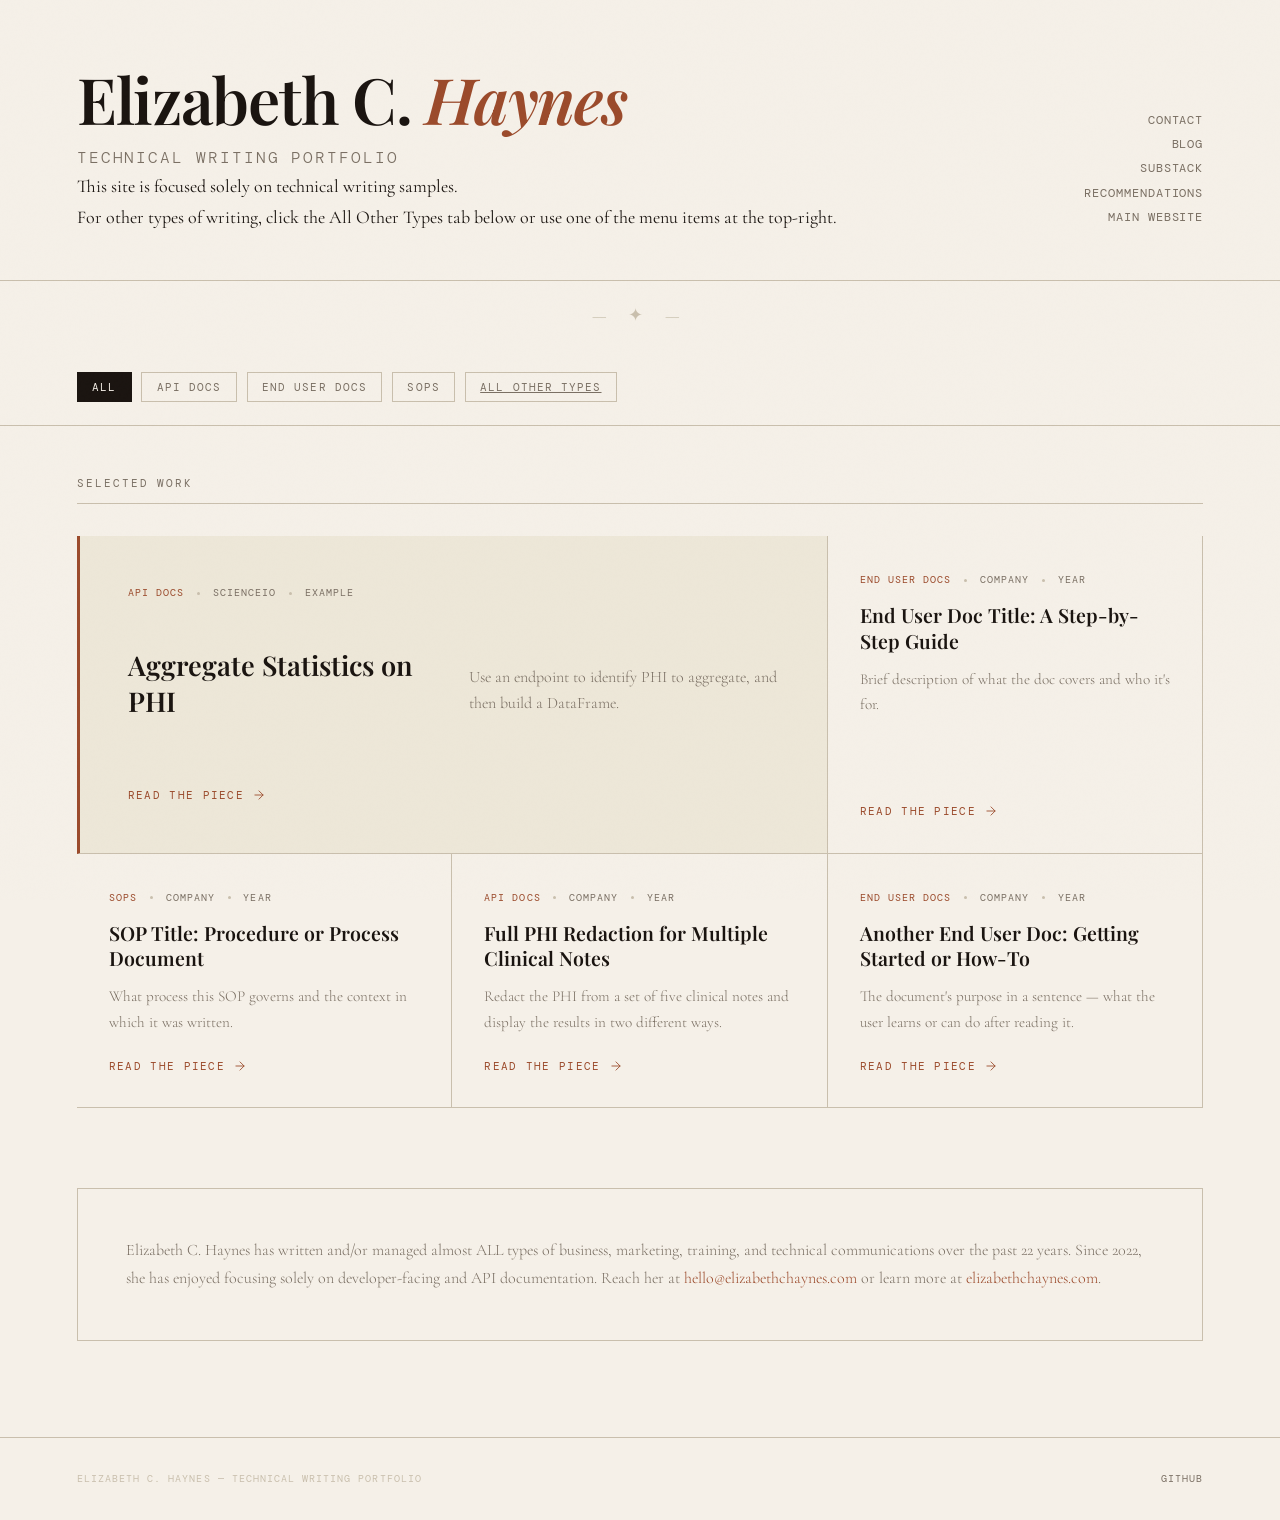
<file: index.html>
<!DOCTYPE html>
<html lang="en">
<head>
  <meta charset="UTF-8" />
  <meta name="viewport" content="width=device-width, initial-scale=1.0" />
  <title>Elizabeth C. Haynes — Writing</title>
  <link rel="preconnect" href="https://fonts.googleapis.com" />
  <link rel="preconnect" href="https://fonts.gstatic.com" crossorigin />
  <link href="https://fonts.googleapis.com/css2?family=Playfair+Display:ital,wght@0,400;0,600;1,400;1,600&family=Cormorant+Garamond:ital,wght@0,300;0,400;1,300;1,400&family=DM+Mono:wght@300;400&display=swap" rel="stylesheet" />
  <link rel="stylesheet" href="css/styles.css" />
</head>
<body>

<header>
  <div class="header-left">
    <h1>Elizabeth C. <em>Haynes</em></h1>
    <p class="tagline">Technical Writing Portfolio</p>
    <p>This site is focused solely on technical writing samples. <br> For other types of writing, click the All Other Types tab below or use one of the menu items at the top-right.</p>
  </div>
  <div class="header-right">
    <a href="mailto:hello@elizabethchaynes.com">Contact</a>
    <a href="https://elizabethchaynes.com/blog/">Blog</a>
    <a href="https://elizabethchaynes.substack.com">Substack</a>
    <a href="https://elizabethchaynes.com/testimonials/">Recommendations</a>
    <a href="https://elizabethchaynes.com">Main Website</a>



  </div>
</header>

<div class="ornament">— ✦ —</div>

<div class="filter-bar">
  <button class="filter-btn active" data-filter="all">All</button>
  <button class="filter-btn" data-filter="api-docs">API Docs</button>
  <button class="filter-btn" data-filter="end-user-docs">End User Docs</button>
  <button class="filter-btn" data-filter="sops">SOPs</button>
  <a class="filter-btn" href="https://elizabethchaynes.com/samples/" target="_blank" rel="noopener">All Other Types</a>
</div>

<main>
  <p class="section-label">Selected Work</p>

  <div class="articles-grid" id="grid">

    <!-- Featured piece -->
    <article class="article-card featured" data-category="api-docs">
      <div class="card-meta">
        <span class="card-tag">API Docs</span>
        <span class="dot"></span>
        <span>ScienceIO</span>
        <span class="dot"></span>
        <span>Example</span>
      </div>
      <h2 class="card-title">Aggregate Statistics on PHI</h2>
      <p class="card-excerpt">Use an endpoint to identify PHI to aggregate, and then build a DataFrame.

</p>
      <a class="card-link" href="api-docs/example1.html">
        Read the piece
        <svg viewBox="0 0 24 24"><line x1="5" y1="12" x2="19" y2="12"/><polyline points="12 5 19 12 12 19"/></svg>
      </a>
    </article>

    <!-- Regular cards -->
    <article class="article-card" data-category="end-user-docs">
      <div class="card-meta">
        <span class="card-tag">End User Docs</span>
        <span class="dot"></span>
        <span>Company</span>
        <span class="dot"></span>
        <span>Year</span>
      </div>
      <h2 class="card-title">End User Doc Title: A Step-by-Step Guide</h2>
      <p class="card-excerpt">Brief description of what the doc covers and who it's for.</p>
      <a class="card-link" href="end-user-docs/example1.html">
        Read the piece
        <svg viewBox="0 0 24 24"><line x1="5" y1="12" x2="19" y2="12"/><polyline points="12 5 19 12 12 19"/></svg>
      </a>
    </article>

    <article class="article-card" data-category="sops">
      <div class="card-meta">
        <span class="card-tag">SOPs</span>
        <span class="dot"></span>
        <span>Company</span>
        <span class="dot"></span>
        <span>Year</span>
      </div>
      <h2 class="card-title">SOP Title: Procedure or Process Document</h2>
      <p class="card-excerpt">What process this SOP governs and the context in which it was written.</p>
      <a class="card-link" href="sops/example1.html">
        Read the piece
        <svg viewBox="0 0 24 24"><line x1="5" y1="12" x2="19" y2="12"/><polyline points="12 5 19 12 12 19"/></svg>
      </a>
    </article>

    <article class="article-card" data-category="api-docs">
      <div class="card-meta">
        <span class="card-tag">API Docs</span>
        <span class="dot"></span>
        <span>Company</span>
        <span class="dot"></span>
        <span>Year</span>
      </div>
      <h2 class="card-title">Full PHI Redaction for Multiple Clinical Notes</h2>
      <p class="card-excerpt">Redact the PHI from a set of five clinical notes and display the results in two different ways.</p>
      <a class="card-link" href="api-docs/example2.html">
        Read the piece
        <svg viewBox="0 0 24 24"><line x1="5" y1="12" x2="19" y2="12"/><polyline points="12 5 19 12 12 19"/></svg>
      </a>
    </article>

    <article class="article-card" data-category="end-user-docs">
      <div class="card-meta">
        <span class="card-tag">End User Docs</span>
        <span class="dot"></span>
        <span>Company</span>
        <span class="dot"></span>
        <span>Year</span>
      </div>
      <h2 class="card-title">Another End User Doc: Getting Started or How-To</h2>
      <p class="card-excerpt">The document's purpose in a sentence — what the user learns or can do after reading it.</p>
      <a class="card-link" href="end-user-docs/example1.html">
        Read the piece
        <svg viewBox="0 0 24 24"><line x1="5" y1="12" x2="19" y2="12"/><polyline points="12 5 19 12 12 19"/></svg>
      </a>
    </article>

  </div>

  <!-- About -->
  <div class="about-strip">
    <div class="about-text">
      <p>Elizabeth C. Haynes has written and/or managed almost ALL types of business, marketing, training, and technical communications over the past 22 years. Since 2022, she has enjoyed focusing solely on developer-facing and API documentation. Reach her at <a href="mailto:hello@elizabethchaynes.com">hello@elizabethchaynes.com</a> or learn more at <a href="https://www.elizabethchaynes.com" target="_blank" rel="noopener noreferrer">elizabethchaynes.com</a>.</p>
    </div>
  </div>
</main>

<footer>
  <p>Elizabeth C. Haynes &mdash; Technical Writing Portfolio</p>
  <p>
    <a href="https://github.com/elizabethchaynes/Portfolio" target="_blank" rel="noopener">GitHub</a>
  </p>
</footer>

<script>
  const buttons = document.querySelectorAll('.filter-btn[data-filter]');
  const cards   = document.querySelectorAll('.article-card');

  buttons.forEach(btn => {
    btn.addEventListener('click', () => {
      buttons.forEach(b => b.classList.remove('active'));
      btn.classList.add('active');

      const filter = btn.dataset.filter;
      cards.forEach(card => {
        if (filter === 'all' || card.dataset.category === filter) {
          card.classList.remove('hidden');
        } else {
          card.classList.add('hidden');
        }
      });
    });
  });
</script>
</body>
</html>
</file>
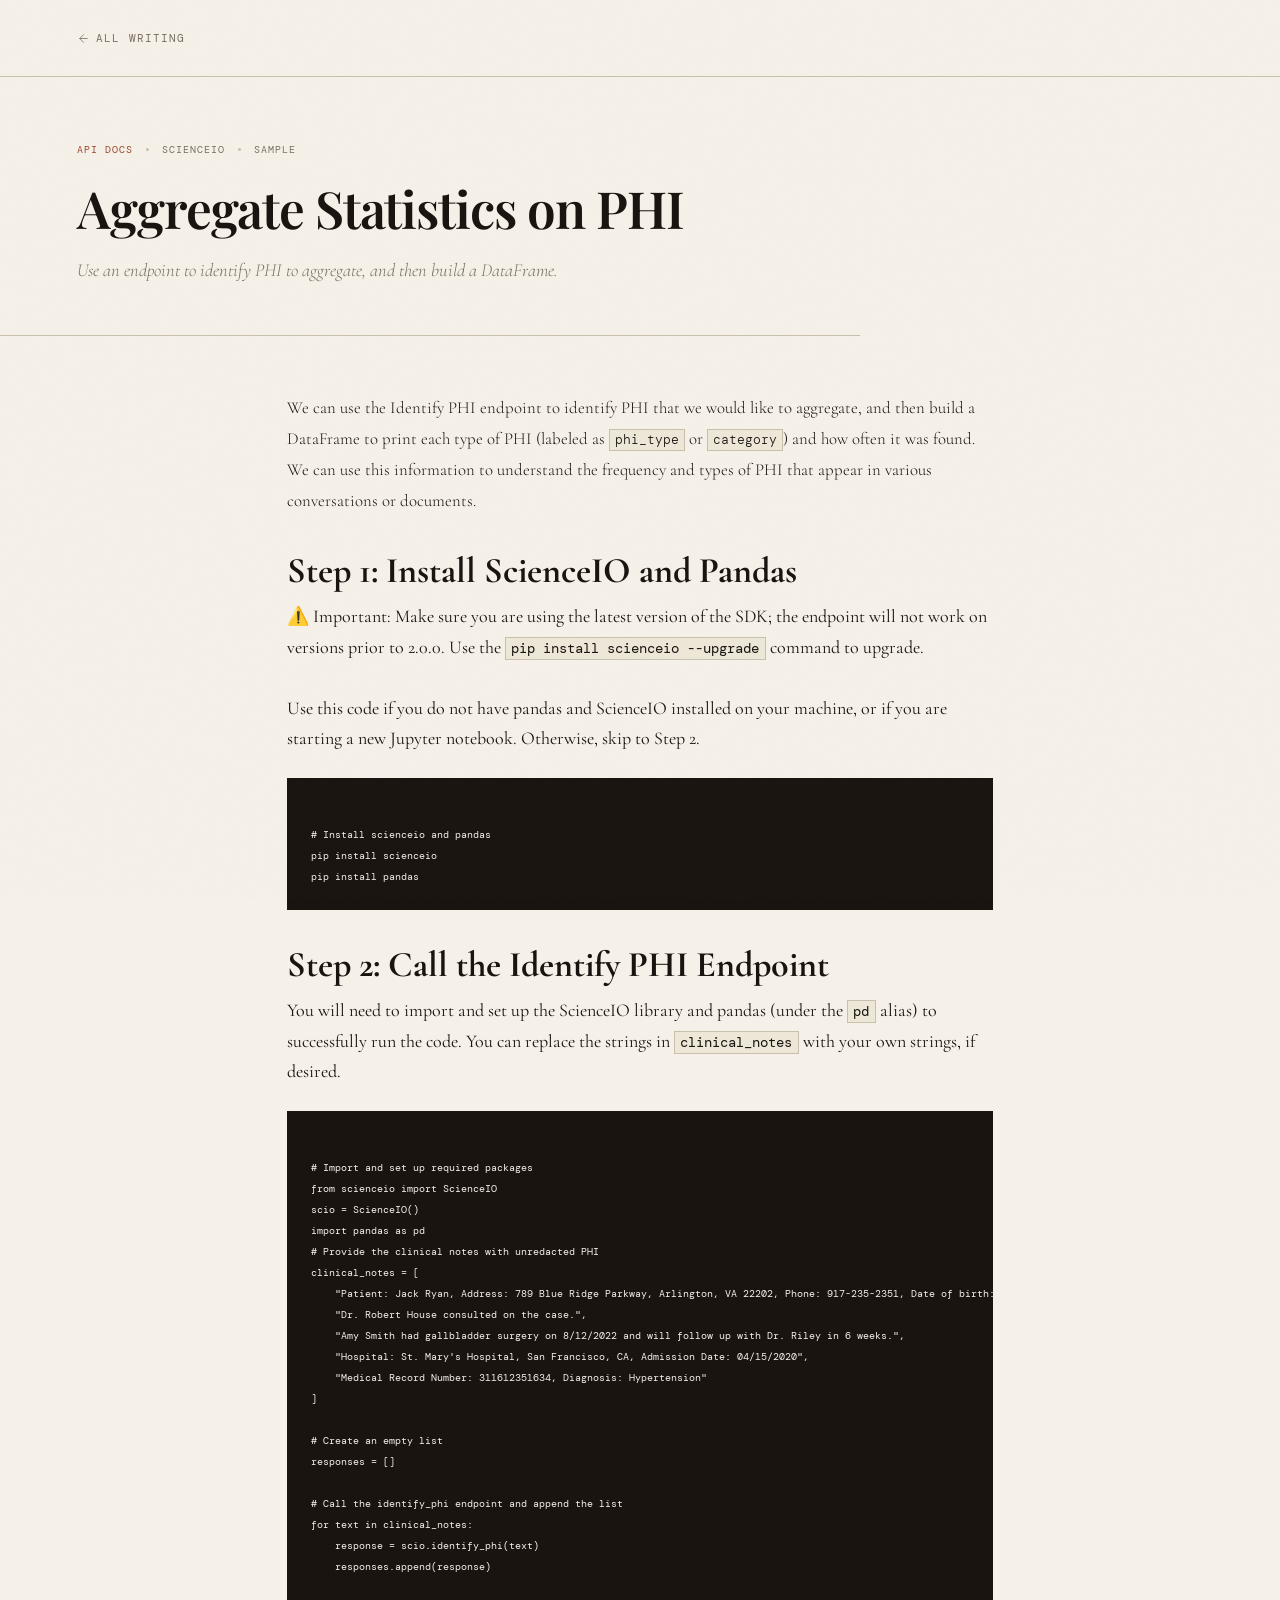
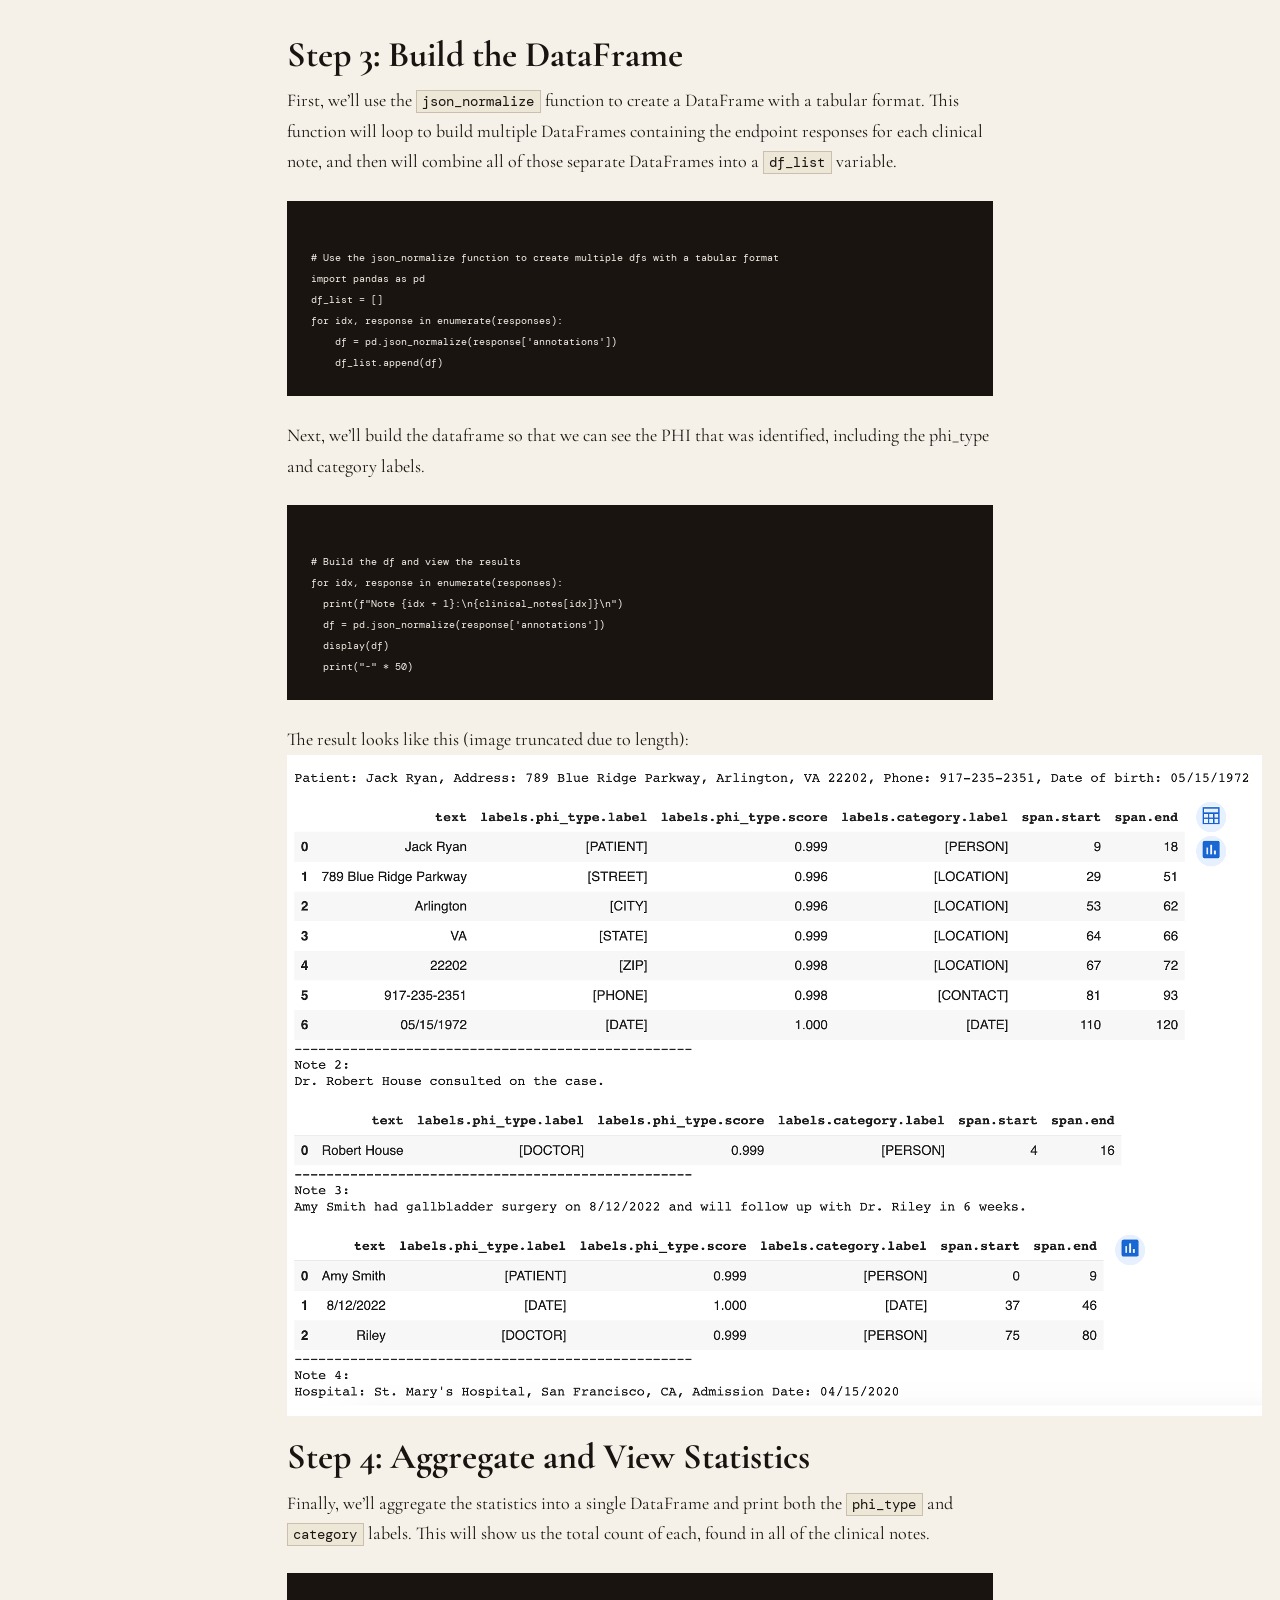
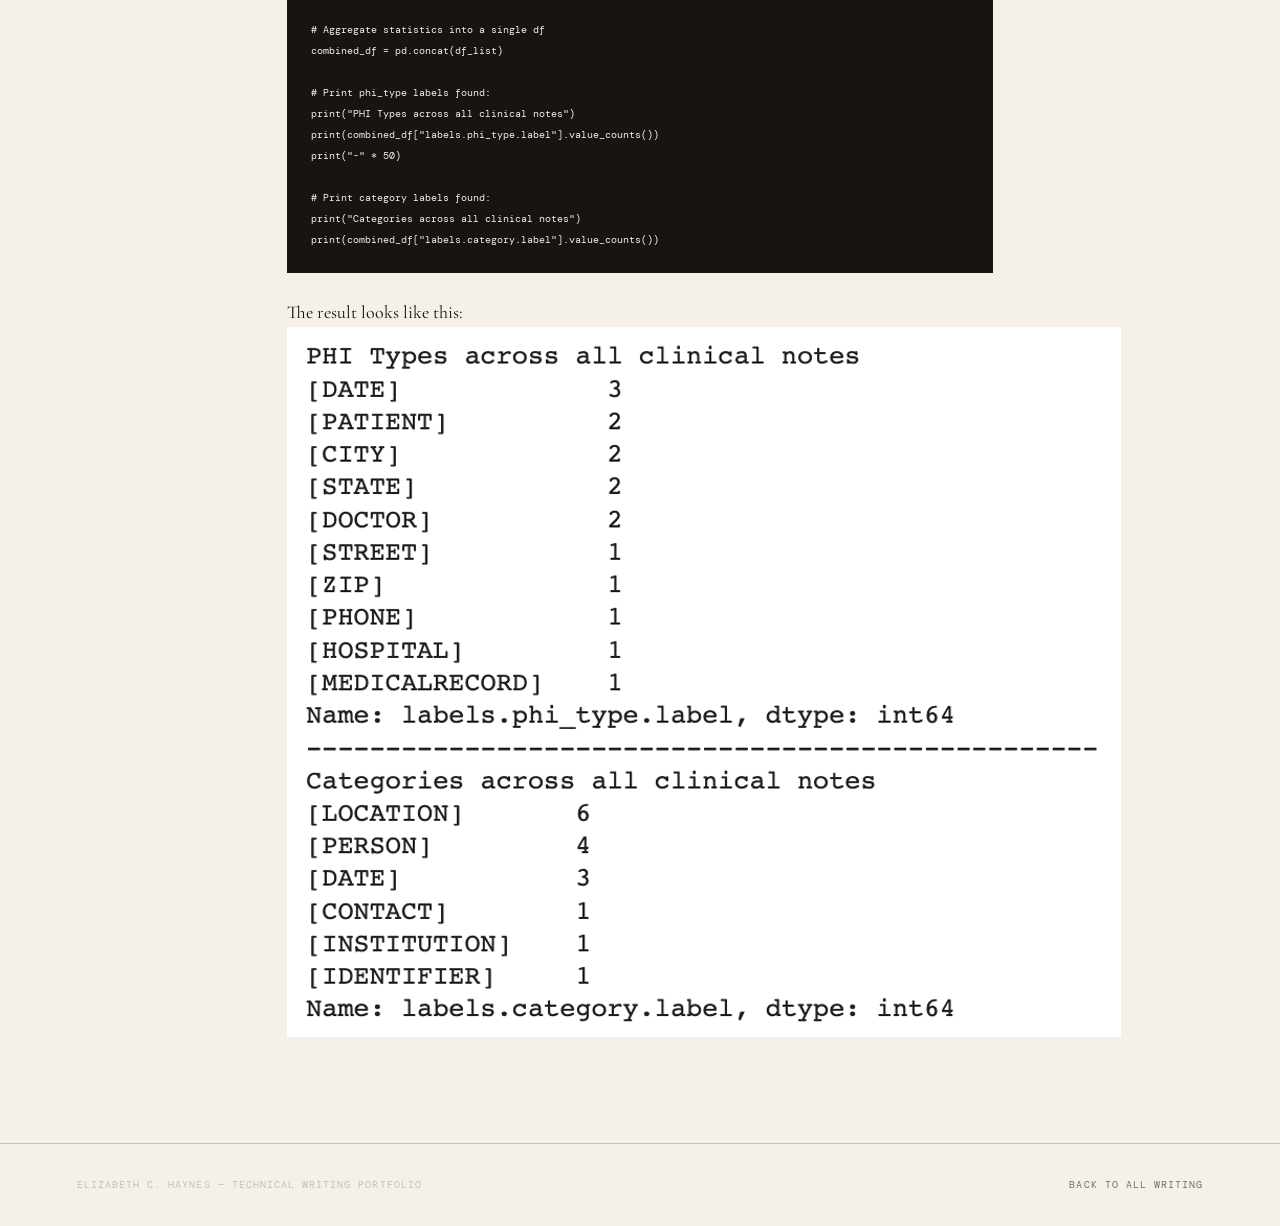
<file: api-docs/example1.html>
<!DOCTYPE html>
<html lang="en">
<head>
  <meta charset="UTF-8" />
  <meta name="viewport" content="width=device-width, initial-scale=1.0" />
  <title>Aggregate Statistics on PHI</title>
  <link rel="preconnect" href="https://fonts.googleapis.com" />
  <link rel="preconnect" href="https://fonts.gstatic.com" crossorigin />
  <link href="https://fonts.googleapis.com/css2?family=Playfair+Display:ital,wght@0,400;0,600;1,400;1,600&family=Cormorant+Garamond:ital,wght@0,300;0,400;1,300;1,400&family=DM+Mono:wght@300;400&display=swap" rel="stylesheet" />
  <!-- NOTE: adjust the path below depending on which subfolder this file lives in -->
  <!-- From api-docs/, end-user-docs/, marcom/, or sops/ → use ../css/styles.css  -->
  <link rel="stylesheet" href="../css/styles.css" />
</head>
<body>

<!-- ── Back navigation ── -->
<nav class="piece-nav">
  <a class="back-link" href="../index.html">
    <svg viewBox="0 0 24 24"><line x1="19" y1="12" x2="5" y2="12"/><polyline points="12 19 5 12 12 5"/></svg>
    All writing
  </a>
</nav>

<!-- ── Piece header ── -->
<div class="piece-header">
  <div class="card-meta">
    <!-- Update category, company, and year -->
    <span class="card-tag">API Docs</span>
    <span class="dot"></span>
    <span>ScienceIO</span>
    <span class="dot"></span>
    <span>Sample</span>
  </div>
  <!-- Update title -->
  <h1>Aggregate Statistics on PHI</h1>
  <!-- Optional: a one-sentence intro or subtitle -->
  <p class="lede">Use an endpoint to identify PHI to aggregate, and then build a DataFrame.</p>
</div>

<!-- ── Piece body ── -->
<main class="piece-body">

  <!-- Paste or write your content below. -->
  <!-- Available elements: p, h2, h3, ul, ol, blockquote, code, pre>code -->

<p>We can use the Identify PHI endpoint to identify PHI that we would like to aggregate, and then build a DataFrame to print each type of PHI (labeled as <code>phi_type</code> or <code>category</code>) and how often it was found. We can use this information to understand the frequency and types of PHI that appear in various conversations or documents.
</p>

<h1>Step 1: Install ScienceIO and Pandas</h1>
⚠️  Important: Make sure you are using the latest version of the SDK; the endpoint will not work on versions prior to 2.0.0. Use the <code>pip install scienceio --upgrade</code> command to upgrade.
<br><br>Use this code if you do not have pandas and ScienceIO installed on your machine, or if you are starting a new Jupyter notebook. Otherwise, skip to Step 2.

<pre><code>
# Install scienceio and pandas
pip install scienceio
pip install pandas
</code></pre>

<h1>Step 2: Call the Identify PHI Endpoint</h1>
You will need to import and set up the ScienceIO library and pandas (under the <code>pd</code> alias) to successfully run the code. You can replace the strings in <code>clinical_notes</code> with your own strings, if desired.

<pre><code>
# Import and set up required packages
from scienceio import ScienceIO
scio = ScienceIO()
import pandas as pd
# Provide the clinical notes with unredacted PHI
clinical_notes = [
    "Patient: Jack Ryan, Address: 789 Blue Ridge Parkway, Arlington, VA 22202, Phone: 917-235-2351, Date of birth: 05/15/1972",
    "Dr. Robert House consulted on the case.",
    "Amy Smith had gallbladder surgery on 8/12/2022 and will follow up with Dr. Riley in 6 weeks.",
    "Hospital: St. Mary's Hospital, San Francisco, CA, Admission Date: 04/15/2020",
    "Medical Record Number: 311612351634, Diagnosis: Hypertension"
]

# Create an empty list
responses = []

# Call the identify_phi endpoint and append the list
for text in clinical_notes:
    response = scio.identify_phi(text)
    responses.append(response)
</code></pre>

<h1>Step 3: Build the DataFrame</h1>
First, we’ll use the <code>json_normalize</code> function to create a DataFrame with a tabular format. This function will loop to build multiple DataFrames containing the endpoint responses for each clinical note, and then will combine all of those separate DataFrames into a <code>df_list</code> variable.

<pre><code> 
# Use the json_normalize function to create multiple dfs with a tabular format
import pandas as pd
df_list = []
for idx, response in enumerate(responses):
    df = pd.json_normalize(response['annotations'])
    df_list.append(df)
</code></pre>

Next, we’ll build the dataframe so that we can see the PHI that was identified, including the phi_type and category labels.
<pre><code> 
# Build the df and view the results
for idx, response in enumerate(responses):
  print(f"Note {idx + 1}:\n{clinical_notes[idx]}\n")
  df = pd.json_normalize(response['annotations'])
  display(df)
  print("-" * 50)
</code></pre>

The result looks like this (image truncated due to length):
<img src="../images/aggregate1.png" alt="Results for Step 3." />
 
<h1>Step 4: Aggregate and View Statistics</h1>
Finally, we’ll aggregate the statistics into a single DataFrame and print both the <code>phi_type</code> and <code>category</code> labels. This will show us the total count of each, found in all of the clinical notes.

<pre><code>
# Aggregate statistics into a single df
combined_df = pd.concat(df_list)

# Print phi_type labels found:
print("PHI Types across all clinical notes")
print(combined_df["labels.phi_type.label"].value_counts())
print("-" * 50)

# Print category labels found:
print("Categories across all clinical notes")
print(combined_df["labels.category.label"].value_counts())
</code></pre>

The result looks like this:
<img src="../images/aggregate2.png" alt="Results for Step 4." />

</main>

<footer>
  <p>Elizabeth C. Haynes &mdash; Technical Writing Portfolio</p>
  <p>
    <a href="../index.html">Back to all writing</a>
  </p>
</footer>

</body>
</html>
</file>
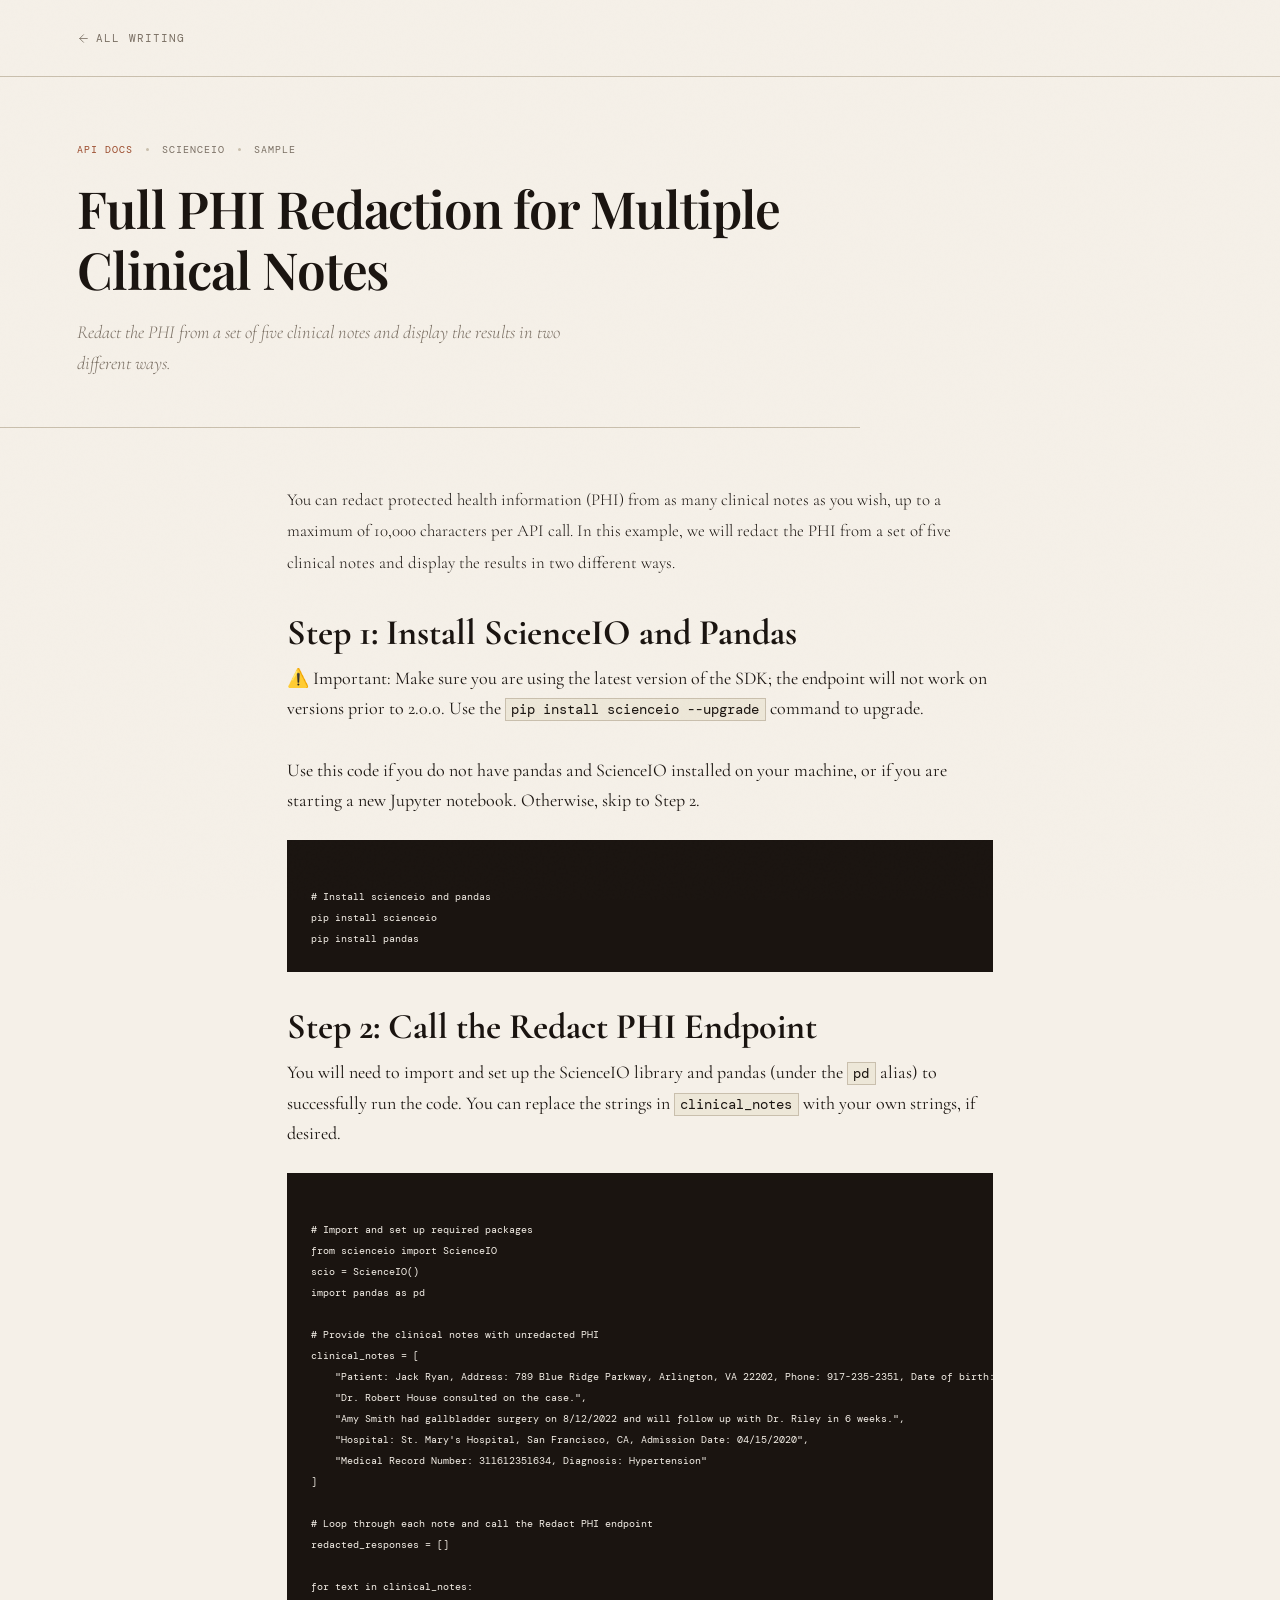
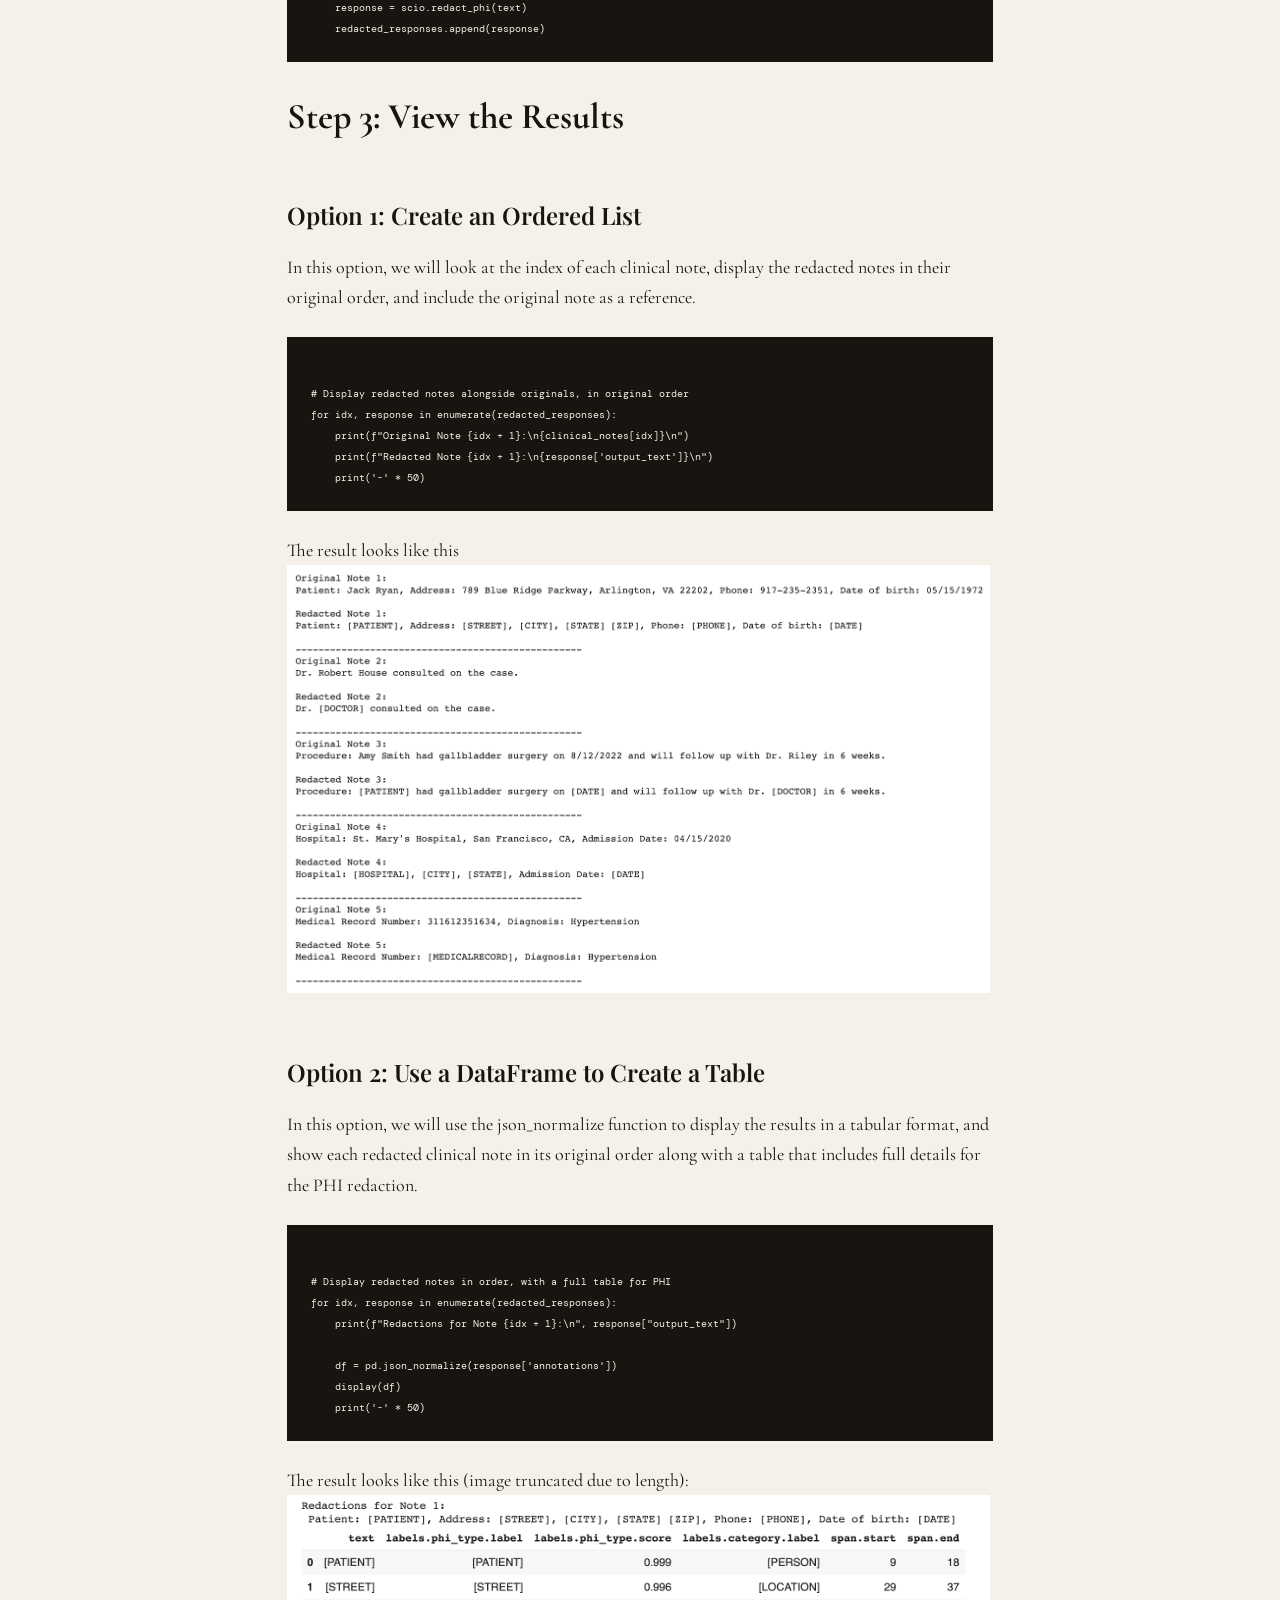
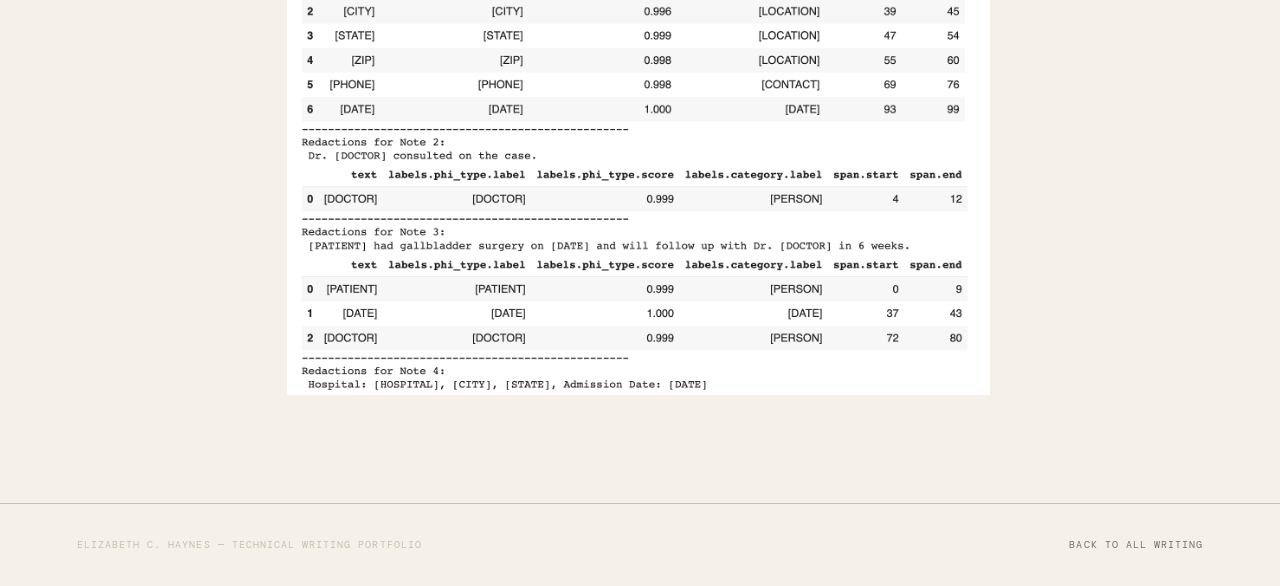
<file: api-docs/example2.html>
<!DOCTYPE html>
<html lang="en">
<head>
  <meta charset="UTF-8" />
  <meta name="viewport" content="width=device-width, initial-scale=1.0" />
  <title>Full PHI Redaction for Multiple Clinical Notes</title>
  <link rel="preconnect" href="https://fonts.googleapis.com" />
  <link rel="preconnect" href="https://fonts.gstatic.com" crossorigin />
  <link href="https://fonts.googleapis.com/css2?family=Playfair+Display:ital,wght@0,400;0,600;1,400;1,600&family=Cormorant+Garamond:ital,wght@0,300;0,400;1,300;1,400&family=DM+Mono:wght@300;400&display=swap" rel="stylesheet" />
  <!-- NOTE: adjust the path below depending on which subfolder this file lives in -->
  <!-- From api-docs/, end-user-docs/, marcom/, or sops/ → use ../css/styles.css  -->
  <link rel="stylesheet" href="../css/styles.css" />
</head>
<body>

<!-- ── Back navigation ── -->
<nav class="piece-nav">
  <a class="back-link" href="../index.html">
    <svg viewBox="0 0 24 24"><line x1="19" y1="12" x2="5" y2="12"/><polyline points="12 19 5 12 12 5"/></svg>
    All writing
  </a>
</nav>

<!-- ── Piece header ── -->
<div class="piece-header">
  <div class="card-meta">
    <!-- Update category, company, and year -->
    <span class="card-tag">API Docs</span>
    <span class="dot"></span>
    <span>ScienceIO</span>
    <span class="dot"></span>
    <span>Sample</span>
  </div>
  <!-- Update title -->
  <h1>Full PHI Redaction for Multiple Clinical Notes</h1>
  <!-- Optional: a one-sentence intro or subtitle -->
  <p class="lede">Redact the PHI from a set of five clinical notes and display the results in two different ways.</p>
</div>

<!-- ── Piece body ── -->
<main class="piece-body">

  <!-- Paste or write your content below. -->
  <!-- Available elements: p, h2, h3, ul, ol, blockquote, code, pre>code -->

<p>You can redact protected health information (PHI) from as many clinical notes as you wish, up to a maximum of 10,000 characters per API call. In this example, we will redact the PHI from a set of five clinical notes and display the results in two different ways.
</p>

<h1>Step 1: Install ScienceIO and Pandas</h1>
⚠️  Important: Make sure you are using the latest version of the SDK; the endpoint will not work on versions prior to 2.0.0. Use the <code>pip install scienceio --upgrade</code> command to upgrade.
<br><br>Use this code if you do not have pandas and ScienceIO installed on your machine, or if you are starting a new Jupyter notebook. Otherwise, skip to Step 2.

<pre><code>
# Install scienceio and pandas
pip install scienceio
pip install pandas
</code></pre>

<h1>Step 2: Call the Redact PHI Endpoint</h1>
You will need to import and set up the ScienceIO library and pandas (under the <code>pd</code> alias) to successfully run the code. You can replace the strings in <code>clinical_notes</code> with your own strings, if desired.

<pre><code>
# Import and set up required packages
from scienceio import ScienceIO
scio = ScienceIO()
import pandas as pd

# Provide the clinical notes with unredacted PHI
clinical_notes = [
    "Patient: Jack Ryan, Address: 789 Blue Ridge Parkway, Arlington, VA 22202, Phone: 917-235-2351, Date of birth: 05/15/1972",
    "Dr. Robert House consulted on the case.",
    "Amy Smith had gallbladder surgery on 8/12/2022 and will follow up with Dr. Riley in 6 weeks.",
    "Hospital: St. Mary's Hospital, San Francisco, CA, Admission Date: 04/15/2020",
    "Medical Record Number: 311612351634, Diagnosis: Hypertension"
]

# Loop through each note and call the Redact PHI endpoint
redacted_responses = []

for text in clinical_notes:
    response = scio.redact_phi(text)
    redacted_responses.append(response)
</code></pre>

<h1>Step 3: View the Results</h1>
<h2>Option 1: Create an Ordered List</h2>
In this option, we will look at the index of each clinical note, display the redacted notes in their original order, and include the original note as a reference.

<pre><code> 
# Display redacted notes alongside originals, in original order
for idx, response in enumerate(redacted_responses):
    print(f"Original Note {idx + 1}:\n{clinical_notes[idx]}\n")
    print(f"Redacted Note {idx + 1}:\n{response['output_text']}\n")
    print('-' * 50)
</code></pre>

The result looks like this
<img src="../images/fullredaction1.png" alt="Results for Option 1." />

<h2>Option 2: Use a DataFrame to Create a Table</h2>

In this option, we will use the json_normalize function to display the results in a tabular format, and show each redacted clinical note in its original order along with a table that includes full details for the PHI redaction.

<pre><code>
# Display redacted notes in order, with a full table for PHI
for idx, response in enumerate(redacted_responses):
    print(f"Redactions for Note {idx + 1}:\n", response["output_text"])
    
    df = pd.json_normalize(response['annotations'])
    display(df)
    print('-' * 50)
</code></pre>

The result looks like this (image truncated due to length):
<img src="../images/fullredaction2.png" alt="Results for Option 2." />


</main>

<footer>
  <p>Elizabeth C. Haynes &mdash; Technical Writing Portfolio</p>
  <p>
    <a href="../index.html">Back to all writing</a>
  </p>
</footer>

</body>
</html>
</file>
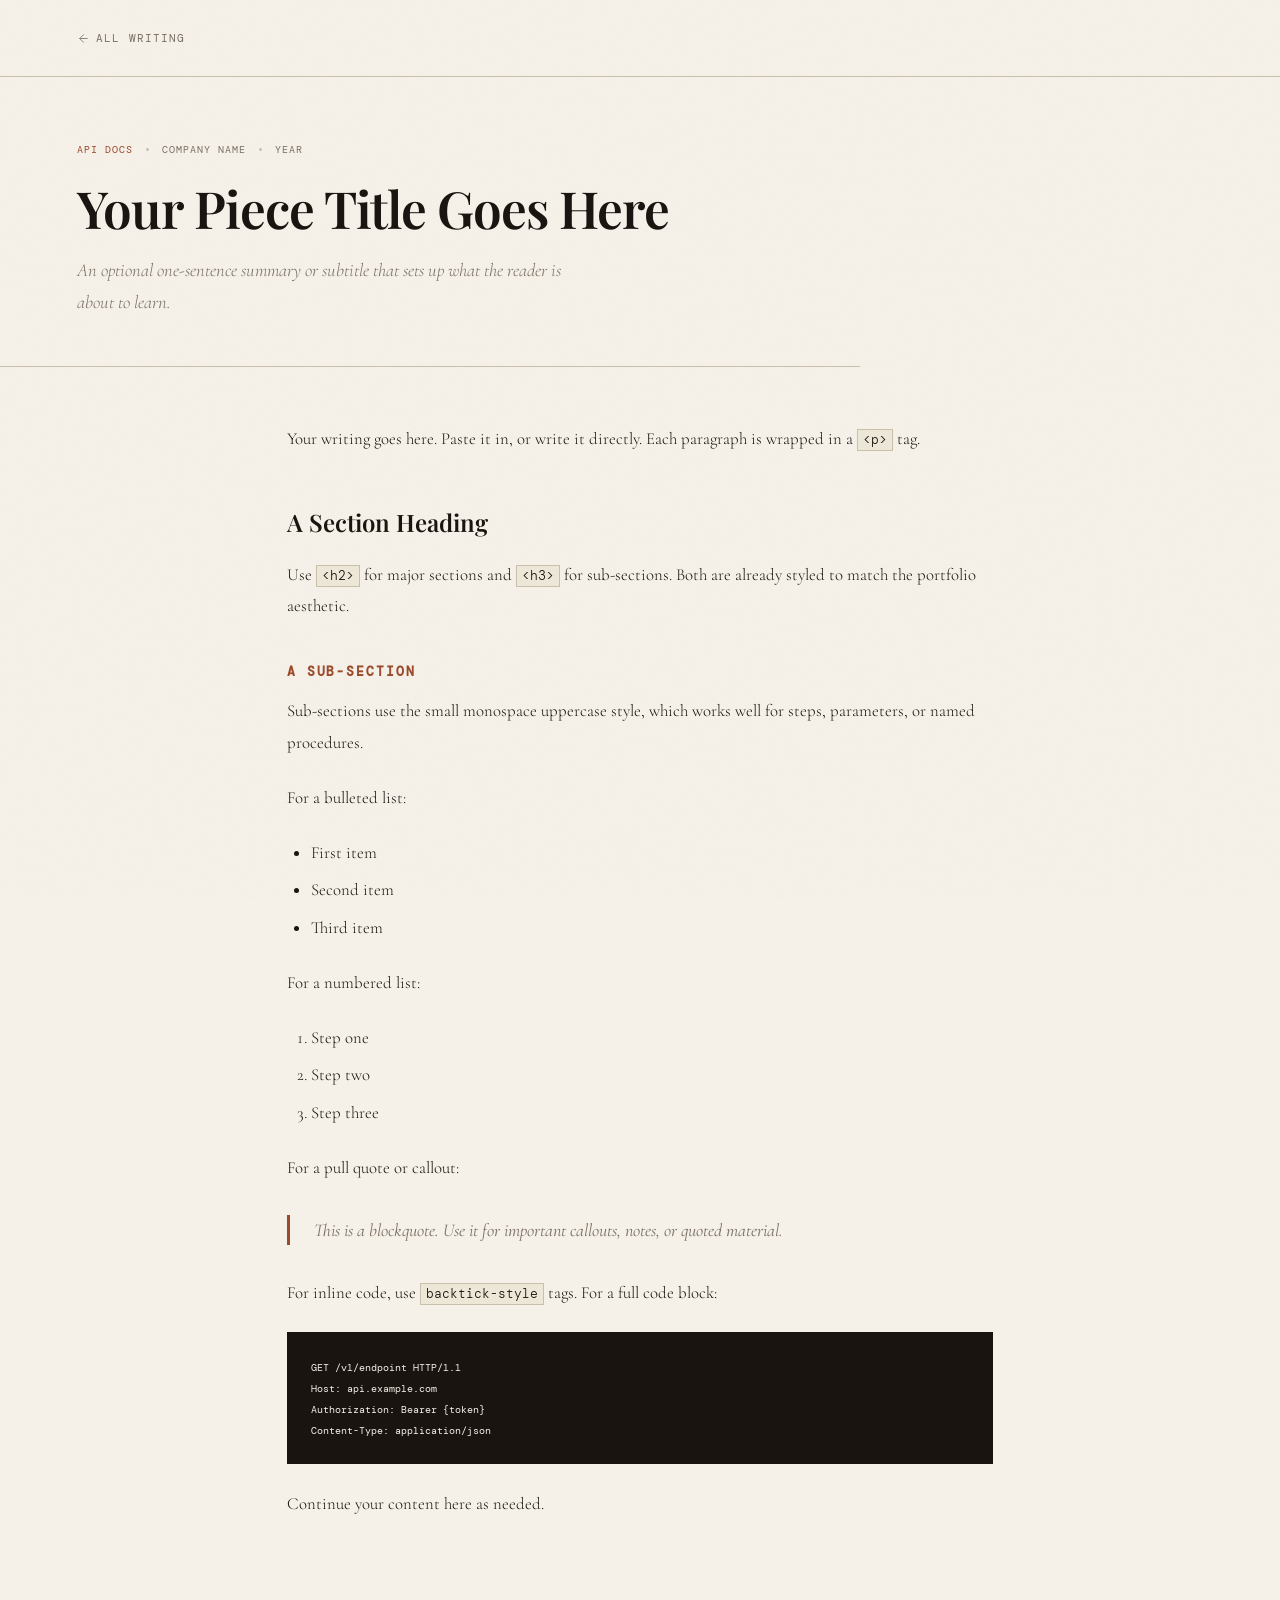
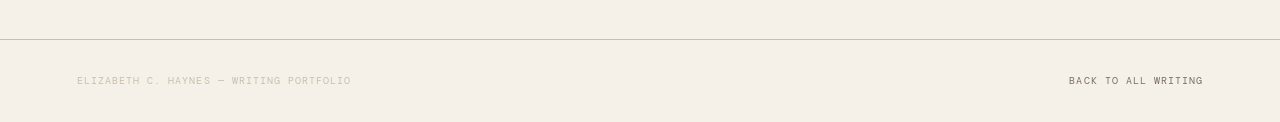
<file: api-docs/piece-title.html>
<!DOCTYPE html>
<html lang="en">
<head>
  <meta charset="UTF-8" />
  <meta name="viewport" content="width=device-width, initial-scale=1.0" />
  <title>Piece Title — Elizabeth C. Haynes</title>
  <link rel="preconnect" href="https://fonts.googleapis.com" />
  <link rel="preconnect" href="https://fonts.gstatic.com" crossorigin />
  <link href="https://fonts.googleapis.com/css2?family=Playfair+Display:ital,wght@0,400;0,600;1,400;1,600&family=Cormorant+Garamond:ital,wght@0,300;0,400;1,300;1,400&family=DM+Mono:wght@300;400&display=swap" rel="stylesheet" />
  <!-- NOTE: adjust the path below depending on which subfolder this file lives in -->
  <!-- From api-docs/, end-user-docs/, marcom/, or sops/ → use ../css/styles.css  -->
  <link rel="stylesheet" href="../css/styles.css" />
</head>
<body>

<!-- ── Back navigation ── -->
<nav class="piece-nav">
  <a class="back-link" href="../index.html">
    <svg viewBox="0 0 24 24"><line x1="19" y1="12" x2="5" y2="12"/><polyline points="12 19 5 12 12 5"/></svg>
    All writing
  </a>
</nav>

<!-- ── Piece header ── -->
<div class="piece-header">
  <div class="card-meta">
    <!-- Update category, company, and year -->
    <span class="card-tag">API Docs</span>
    <span class="dot"></span>
    <span>Company Name</span>
    <span class="dot"></span>
    <span>Year</span>
  </div>
  <!-- Update title -->
  <h1>Your Piece Title Goes Here</h1>
  <!-- Optional: a one-sentence intro or subtitle -->
  <p class="lede">An optional one-sentence summary or subtitle that sets up what the reader is about to learn.</p>
</div>

<!-- ── Piece body ── -->
<main class="piece-body">

  <!-- Paste or write your content below. -->
  <!-- Available elements: p, h2, h3, ul, ol, blockquote, code, pre>code -->

  <p>Your writing goes here. Paste it in, or write it directly. Each paragraph is wrapped in a <code>&lt;p&gt;</code> tag.</p>

  <h2>A Section Heading</h2>

  <p>Use <code>&lt;h2&gt;</code> for major sections and <code>&lt;h3&gt;</code> for sub-sections. Both are already styled to match the portfolio aesthetic.</p>

  <h3>A Sub-section</h3>

  <p>Sub-sections use the small monospace uppercase style, which works well for steps, parameters, or named procedures.</p>

  <p>For a bulleted list:</p>
  <ul>
    <li>First item</li>
    <li>Second item</li>
    <li>Third item</li>
  </ul>

  <p>For a numbered list:</p>
  <ol>
    <li>Step one</li>
    <li>Step two</li>
    <li>Step three</li>
  </ol>

  <p>For a pull quote or callout:</p>
  <blockquote>
    This is a blockquote. Use it for important callouts, notes, or quoted material.
  </blockquote>

  <p>For inline code, use <code>backtick-style</code> tags. For a full code block:</p>

  <pre><code>GET /v1/endpoint HTTP/1.1
Host: api.example.com
Authorization: Bearer {token}
Content-Type: application/json</code></pre>

  <p>Continue your content here as needed.</p>

</main>

<footer>
  <p>Elizabeth C. Haynes &mdash; Writing Portfolio</p>
  <p>
    <a href="../index.html">Back to all writing</a>
  </p>
</footer>

</body>
</html>
</file>
<file: css/styles.css>
*, *::before, *::after { box-sizing: border-box; margin: 0; padding: 0; }

:root {
  --ink: #1a1410;
  --paper: #f5f0e8;
  --cream: #ede7d8;
  --rust: #9b4a2b;
  --gold: #c8973a;
  --muted: #7a6f63;
  --rule: #c9bfad;
}

html { scroll-behavior: smooth; }

body {
  background: var(--paper);
  color: var(--ink);
  font-family: 'Cormorant Garamond', Georgia, serif;
  font-size: 18px;
  line-height: 1.7;
  overflow-x: hidden;
}

/* ── Grain overlay ── */
body::before {
  content: '';
  position: fixed;
  inset: 0;
  background-image: url("data:image/svg+xml,%3Csvg viewBox='0 0 512 512' xmlns='http://www.w3.org/2000/svg'%3E%3Cfilter id='noise'%3E%3CfeTurbulence type='fractalNoise' baseFrequency='0.75' numOctaves='4' stitchTiles='stitch'/%3E%3C/filter%3E%3Crect width='100%25' height='100%25' filter='url(%23noise)' opacity='0.04'/%3E%3C/svg%3E");
  pointer-events: none;
  z-index: 1000;
  opacity: 0.4;
}

/* ── Header ── */
header {
  padding: 4rem 6vw 3rem;
  border-bottom: 1px solid var(--rule);
  display: grid;
  grid-template-columns: 1fr auto;
  align-items: end;
  gap: 2rem;
  animation: fadeUp 0.9s ease both;
}

.header-left h1 {
  font-family: 'Playfair Display', Georgia, serif;
  font-size: clamp(2.4rem, 5vw, 4.2rem);
  font-weight: 600;
  letter-spacing: -0.02em;
  line-height: 1.1;
  color: var(--ink);
}

.header-left h1 em {
  font-style: italic;
  color: var(--rust);
}

.header-left .tagline {
  margin-top: 0.6rem;
  font-size: 1rem;
  font-weight: 300;
  letter-spacing: 0.12em;
  text-transform: uppercase;
  color: var(--muted);
  font-family: 'DM Mono', monospace;
}

.header-right {
  text-align: right;
}

.header-right a {
  display: block;
  font-family: 'DM Mono', monospace;
  font-size: 0.72rem;
  letter-spacing: 0.08em;
  text-transform: uppercase;
  color: var(--muted);
  text-decoration: none;
  transition: color 0.2s;
  margin-bottom: 0.3rem;
}

.header-right a:hover { color: var(--rust); }

/* ── Decorative rule ── */
.ornament {
  text-align: center;
  padding: 1.2rem 0;
  color: var(--rule);
  font-size: 1.1rem;
  letter-spacing: 0.5em;
  animation: fadeUp 1s 0.15s ease both;
}

/* ── Filter bar ── */
.filter-bar {
  padding: 1.4rem 6vw;
  border-bottom: 1px solid var(--rule);
  display: flex;
  gap: 0.6rem;
  flex-wrap: wrap;
  animation: fadeUp 1s 0.25s ease both;
}

.filter-btn {
  background: none;
  border: 1px solid var(--rule);
  padding: 0.3rem 0.9rem;
  font-family: 'DM Mono', monospace;
  font-size: 0.68rem;
  letter-spacing: 0.1em;
  text-transform: uppercase;
  color: var(--muted);
  cursor: pointer;
  transition: all 0.2s;
  border-radius: 0;
}

.filter-btn:hover,
.filter-btn.active {
  background: var(--ink);
  border-color: var(--ink);
  color: var(--paper);
}

/* ── Main layout ── */
main {
  padding: 3rem 6vw 6rem;
  max-width: 1300px;
  margin: 0 auto;
}

/* ── Section heading ── */
.section-label {
  font-family: 'DM Mono', monospace;
  font-size: 0.68rem;
  letter-spacing: 0.18em;
  text-transform: uppercase;
  color: var(--muted);
  margin-bottom: 2rem;
  padding-bottom: 0.7rem;
  border-bottom: 1px solid var(--rule);
}

/* ── Articles grid ── */
.articles-grid {
  display: grid;
  grid-template-columns: repeat(auto-fill, minmax(300px, 1fr));
  gap: 0;
}

/* ── Article card ── */
.article-card {
  padding: 2.2rem 2rem 2rem;
  border-right: 1px solid var(--rule);
  border-bottom: 1px solid var(--rule);
  transition: background 0.25s;
  animation: fadeUp 0.7s ease both;
  display: flex;
  flex-direction: column;
}

.article-card:nth-child(1) { animation-delay: 0.1s; }
.article-card:nth-child(2) { animation-delay: 0.18s; }
.article-card:nth-child(3) { animation-delay: 0.26s; }
.article-card:nth-child(4) { animation-delay: 0.34s; }
.article-card:nth-child(5) { animation-delay: 0.42s; }
.article-card:nth-child(6) { animation-delay: 0.50s; }

.article-card:hover { background: var(--cream); }

.card-meta {
  font-family: 'DM Mono', monospace;
  font-size: 0.65rem;
  letter-spacing: 0.1em;
  text-transform: uppercase;
  color: var(--muted);
  margin-bottom: 0.9rem;
  display: flex;
  gap: 0.8rem;
  align-items: center;
}

.card-meta .dot {
  width: 3px;
  height: 3px;
  border-radius: 50%;
  background: var(--rule);
  flex-shrink: 0;
}

.card-tag { color: var(--rust); }

.card-title {
  font-family: 'Playfair Display', Georgia, serif;
  font-size: 1.22rem;
  font-weight: 600;
  line-height: 1.3;
  color: var(--ink);
  margin-bottom: 0.8rem;
}

.card-excerpt {
  font-size: 0.95rem;
  font-weight: 300;
  color: var(--muted);
  line-height: 1.65;
  flex-grow: 1;
}

.card-link {
  margin-top: 1.4rem;
  display: inline-flex;
  align-items: center;
  gap: 0.5rem;
  font-family: 'DM Mono', monospace;
  font-size: 0.68rem;
  letter-spacing: 0.12em;
  text-transform: uppercase;
  color: var(--rust);
  text-decoration: none;
  transition: gap 0.2s;
}

.card-link:hover { gap: 0.85rem; }

.card-link svg {
  width: 14px;
  height: 14px;
  stroke: currentColor;
  fill: none;
  stroke-width: 1.5;
  stroke-linecap: round;
  stroke-linejoin: round;
  flex-shrink: 0;
}

/* ── Featured article (spans 2 cols) ── */
.article-card.featured {
  grid-column: span 2;
  background: var(--cream);
  display: grid;
  grid-template-columns: 1fr 1fr;
  gap: 2rem;
  padding: 3rem;
  border-left: 3px solid var(--rust);
}

.article-card.featured .card-title {
  font-size: 1.7rem;
  grid-column: 1;
}

.article-card.featured .card-excerpt {
  font-size: 1rem;
  grid-column: 2;
  align-self: center;
}

.article-card.featured .card-meta { grid-column: 1 / -1; }
.article-card.featured .card-link { grid-column: 1; }

/* ── About strip ── */
.about-strip {
  margin-top: 5rem;
  padding: 3rem;
  border: 1px solid var(--rule);
}

.about-text p {
  font-size: 1rem;
  font-weight: 300;
  color: var(--muted);
}

.about-text p + p { margin-top: 0.8rem; }

.about-text a {
  color: var(--rust);
  text-decoration: none;
}

.about-text a:hover { text-decoration: underline; }

/* ── Footer ── */
footer {
  padding: 2rem 6vw;
  border-top: 1px solid var(--rule);
  display: flex;
  justify-content: space-between;
  align-items: center;
  flex-wrap: wrap;
  gap: 1rem;
}

footer p {
  font-family: 'DM Mono', monospace;
  font-size: 0.65rem;
  letter-spacing: 0.1em;
  text-transform: uppercase;
  color: var(--rule);
}

footer a {
  color: var(--muted);
  text-decoration: none;
  transition: color 0.2s;
}

footer a:hover { color: var(--rust); }

/* ── Animations ── */
@keyframes fadeUp {
  from { opacity: 0; transform: translateY(18px); }
  to   { opacity: 1; transform: translateY(0); }
}

/* ── Hidden cards (filtering) ── */
.article-card.hidden { display: none; }

/* ── Piece page styles ── */
.piece-nav {
  padding: 1.8rem 6vw;
  border-bottom: 1px solid var(--rule);
  display: flex;
  align-items: center;
  gap: 1rem;
}

.back-link {
  font-family: 'DM Mono', monospace;
  font-size: 0.68rem;
  letter-spacing: 0.1em;
  text-transform: uppercase;
  color: var(--muted);
  text-decoration: none;
  display: inline-flex;
  align-items: center;
  gap: 0.4rem;
  transition: color 0.2s;
}

.back-link:hover { color: var(--rust); }

.back-link svg {
  width: 13px;
  height: 13px;
  stroke: currentColor;
  fill: none;
  stroke-width: 1.5;
  stroke-linecap: round;
  stroke-linejoin: round;
}

.piece-header {
  padding: 4rem 6vw 3rem;
  border-bottom: 1px solid var(--rule);
  max-width: 860px;
  animation: fadeUp 0.8s ease both;
}

.piece-header .card-meta { margin-bottom: 1.2rem; }

.piece-header h1 {
  font-family: 'Playfair Display', Georgia, serif;
  font-size: clamp(2rem, 4vw, 3.2rem);
  font-weight: 600;
  line-height: 1.2;
  letter-spacing: -0.02em;
  color: var(--ink);
  margin-bottom: 1rem;
}

.piece-header .lede {
  font-size: 1.15rem;
  font-weight: 300;
  font-style: italic;
  color: var(--muted);
  max-width: 65ch;
}

.piece-body {
  padding: 3.5rem 6vw 6rem;
  max-width: 860px;
  animation: fadeUp 0.9s 0.1s ease both;
}

.piece-body p {
  font-size: 1.05rem;
  font-weight: 300;
  line-height: 1.85;
  color: var(--ink);
  margin-bottom: 1.5rem;
}

.piece-body h2 {
  font-family: 'Playfair Display', Georgia, serif;
  font-size: 1.5rem;
  font-weight: 600;
  color: var(--ink);
  margin: 3rem 0 1rem;
}

.piece-body h3 {
  font-family: 'DM Mono', monospace;
  font-size: 0.8rem;
  letter-spacing: 0.15em;
  text-transform: uppercase;
  color: var(--rust);
  margin: 2.5rem 0 0.8rem;
}

.piece-body code {
  font-family: 'DM Mono', monospace;
  font-size: 0.75em;
  background: var(--cream);
  padding: 0.15em 0.4em;
  border: 1px solid var(--rule);
}

.piece-body pre {
  background: var(--ink);
  color: var(--paper);
  padding: 1.5rem;
  overflow-x: auto;
  margin: 1.5rem 0;
  font-family: 'DM Mono', monospace;
  font-size: 0.82rem;
  line-height: 1.6;
}

.piece-body pre code {
  background: none;
  border: none;
  padding: 0;
  color: inherit;
}

.piece-body ul, .piece-body ol {
  padding-left: 1.5rem;
  margin-bottom: 1.5rem;
}

.piece-body li {
  font-size: 1.05rem;
  font-weight: 300;
  line-height: 1.85;
  margin-bottom: 0.4rem;
}

.piece-body blockquote {
  border-left: 3px solid var(--rust);
  padding-left: 1.5rem;
  margin: 2rem 0;
  font-style: italic;
  color: var(--muted);
}

.piece-body a {
  color: var(--rust);
  text-decoration: underline;
  text-underline-offset: 3px;
}

/* ── Responsive ── */
@media (max-width: 700px) {
  header { grid-template-columns: 1fr; }
  .header-right { text-align: left; display: flex; gap: 1rem; }
  .article-card.featured {
    grid-column: span 1;
    grid-template-columns: 1fr;
  }
  .article-card.featured .card-title,
  .article-card.featured .card-excerpt,
  .article-card.featured .card-link { grid-column: 1; }
}
</file>
